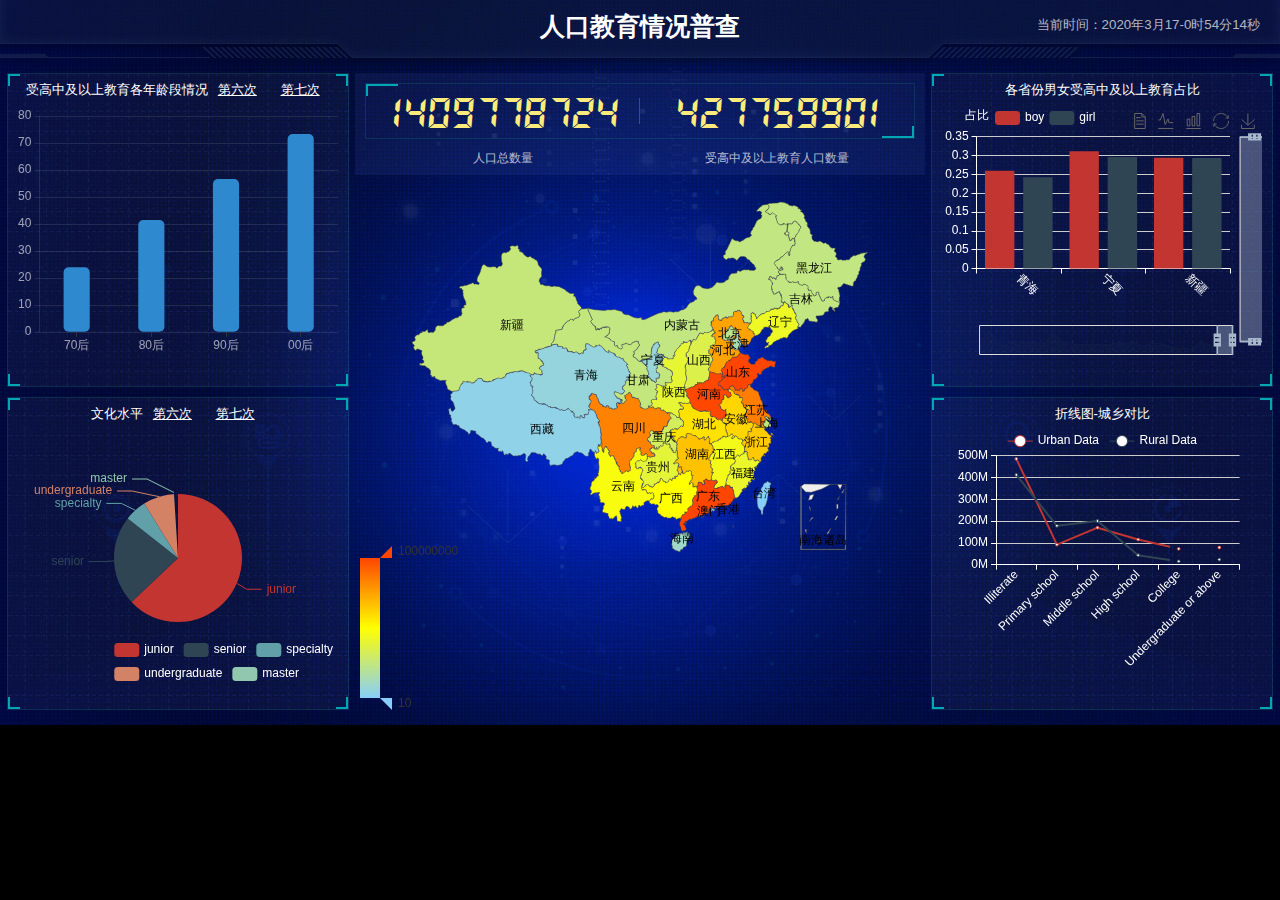
<file: index.html>
<!DOCTYPE html>
<html lang="en">
  <head>
    <meta charset="UTF-8" />
    <meta name="viewport" content="width=device-width, initial-scale=1.0" />
    <title>Document</title>
    <link rel="stylesheet" href="css/index.css" />
    <script src="js/d3.js"></script>
  </head>

  <body>
    <header>
      <h1>人口教育情况普查</h1>
      <div class="showTime">当前时间：2020年3月17-0时54分14秒</div>
      <script>
        var t = null;
        t = setTimeout(time, 1000); //開始运行
        function time() {
          clearTimeout(t); //清除定时器
          dt = new Date();
          var y = dt.getFullYear();
          var mt = dt.getMonth() + 1;
          var day = dt.getDate();
          var h = dt.getHours(); //获取时
          var m = dt.getMinutes(); //获取分
          var s = dt.getSeconds(); //获取秒
          document.querySelector(".showTime").innerHTML =
            "当前时间：" +
            y +
            "年" +
            mt +
            "月" +
            day +
            "-" +
            h +
            "时" +
            m +
            "分" +
            s +
            "秒";
          t = setTimeout(time, 1000); //设定定时器，循环运行
        }
        
      </script>
    </header>
    <section class="mainbox">
      <div class="column">
        <div class="panel bar1">
          <h2>
            受高中及以上教育各年龄段情况<a href="javascript:;">第六次</a>
            <a href="javacript:;">第七次</a>
          </h2>
          <div class="chart"></div>
          <div class="panel-footer"></div>
        </div>
        <div class="panel pie1">
          <h2>文化水平<a href="javascript:;">第六次</a>
            <a href="javacript:;">第七次</a>
          </h2>
          <div class="chart"></div>
          <div class="panel-footer"></div>
        </div>
      </div>
      <div class="column">
        <div class="no">
          <div class="no-hd">
            <ul>
              <li>1409778724</li>
              <li>427759901</li>
            </ul>
          </div>
          <div class="no-bd">
            <ul>
              <li>人口总数量</li>
              <li>受高中及以上教育人口数量</li>
            </ul>
          </div>
        </div>
        <div class="map">
          <div class="chart"></div>
          <div class="map1"></div>
          <div class="map2"></div>
          <div class="map3"></div>
        </div>
      </div>
      <div class="column">
        <div class="panel bar2">
          <h2>各省份男女受高中及以上教育占比</h2>
          <div class="chart" id="bar2"></div>
          <div class="panel-footer"></div>
        </div>
        <div class="panel line1">
          <h2>折线图-城乡对比</h2>
          <div class="chart" id="uvrline"></div>
          <div class="panel-footer"></div>
        </div>
       
      </div>
    </section>
    
    <script src="js/flexible.js"></script>
    <script src="js/jquery.js"></script>
    <script src="js/echarts.js"></script>
    <script src="js/index.js"></script>
    <script src="js/china.js"></script>
    <script src="js/myMap.js"></script>
    <script src="js/UrbanVsRuralLine.js"></script>
    <script src="js/bar.js"></script>
  </body>
</html>
</file>
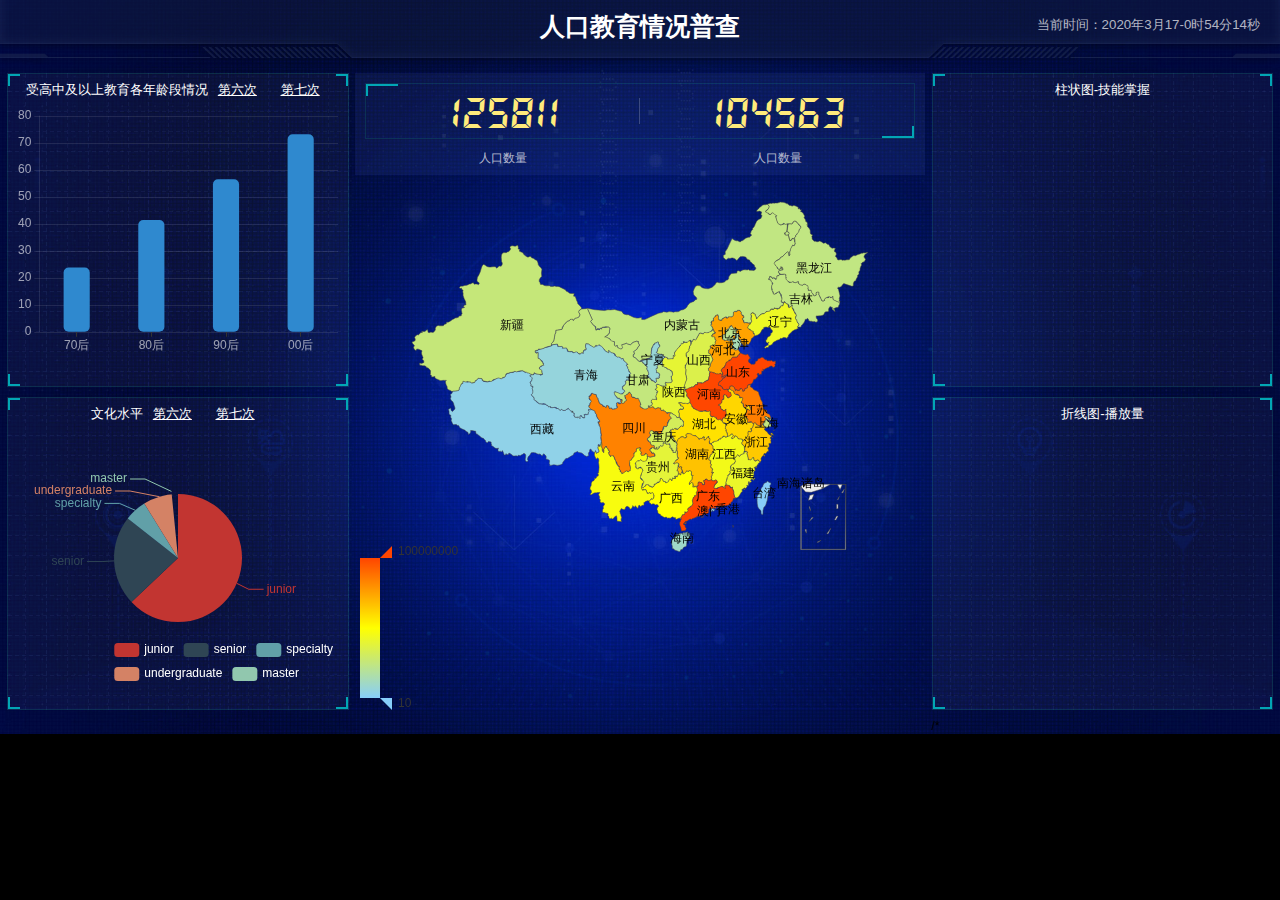
<file: 四图的.html>
<!DOCTYPE html>
<html lang="en">
  <head>
    <meta charset="UTF-8" />
    <meta name="viewport" content="width=device-width, initial-scale=1.0" />
    <title>Document</title>
    <link rel="stylesheet" href="css/index.css" />
  </head>

  <body>
    <header>
      <h1>人口教育情况普查</h1>
      <div class="showTime">当前时间：2020年3月17-0时54分14秒</div>
      <script>
        var t = null;
        t = setTimeout(time, 1000); //開始运行
        function time() {
          clearTimeout(t); //清除定时器
          dt = new Date();
          var y = dt.getFullYear();
          var mt = dt.getMonth() + 1;
          var day = dt.getDate();
          var h = dt.getHours(); //获取时
          var m = dt.getMinutes(); //获取分
          var s = dt.getSeconds(); //获取秒
          document.querySelector(".showTime").innerHTML =
            "当前时间：" +
            y +
            "年" +
            mt +
            "月" +
            day +
            "-" +
            h +
            "时" +
            m +
            "分" +
            s +
            "秒";
          t = setTimeout(time, 1000); //设定定时器，循环运行
        }
        
      </script>
    </header>
    <section class="mainbox">
      <div class="column">
        <div class="panel bar1">
          <h2>
            受高中及以上教育各年龄段情况<a href="javascript:;">第六次</a>
            <a href="javacript:;">第七次</a>
          </h2>
          <div class="chart"></div>
          <div class="panel-footer"></div>
        </div>
        <div class="panel pie1">
          <h2>文化水平<a href="javascript:;">第六次</a>
            <a href="javacript:;">第七次</a>
          </h2>
          <div class="chart"></div>
          <div class="panel-footer"></div>
        </div>
      </div>
      <div class="column">
        <div class="no">
          <div class="no-hd">
            <ul>
              <li>125811</li>
              <li>104563</li>
            </ul>
          </div>
          <div class="no-bd">
            <ul>
              <li>人口数量</li>
              <li>人口数量</li>
            </ul>
          </div>
        </div>
        <div class="map">
          <div class="chart"></div>
          <div class="map1"></div>
          <div class="map2"></div>
          <div class="map3"></div>
        </div>
      </div>
      <div class="column">
        <div class="panel scatter">
          <h2>柱状图-技能掌握</h2>
          <div class="chart"></div>
          <div class="panel-footer"></div>
        </div>
        <div class="panel line1">
          <h2>折线图-播放量</h2>
          <div class="chart"></div>
          <div class="panel-footer"></div>
        </div>
       /*
      </div>
    </section>
    <script src="js/flexible.js"></script>
    <script src="js/jquery.js"></script>
    <script src="js/echarts.min.js"></script>
    <script src="js/index.js"></script>
    <script src="js/china.js"></script>
    <script src="js/myMap.js"></script>
  </body>
</html>
</file>
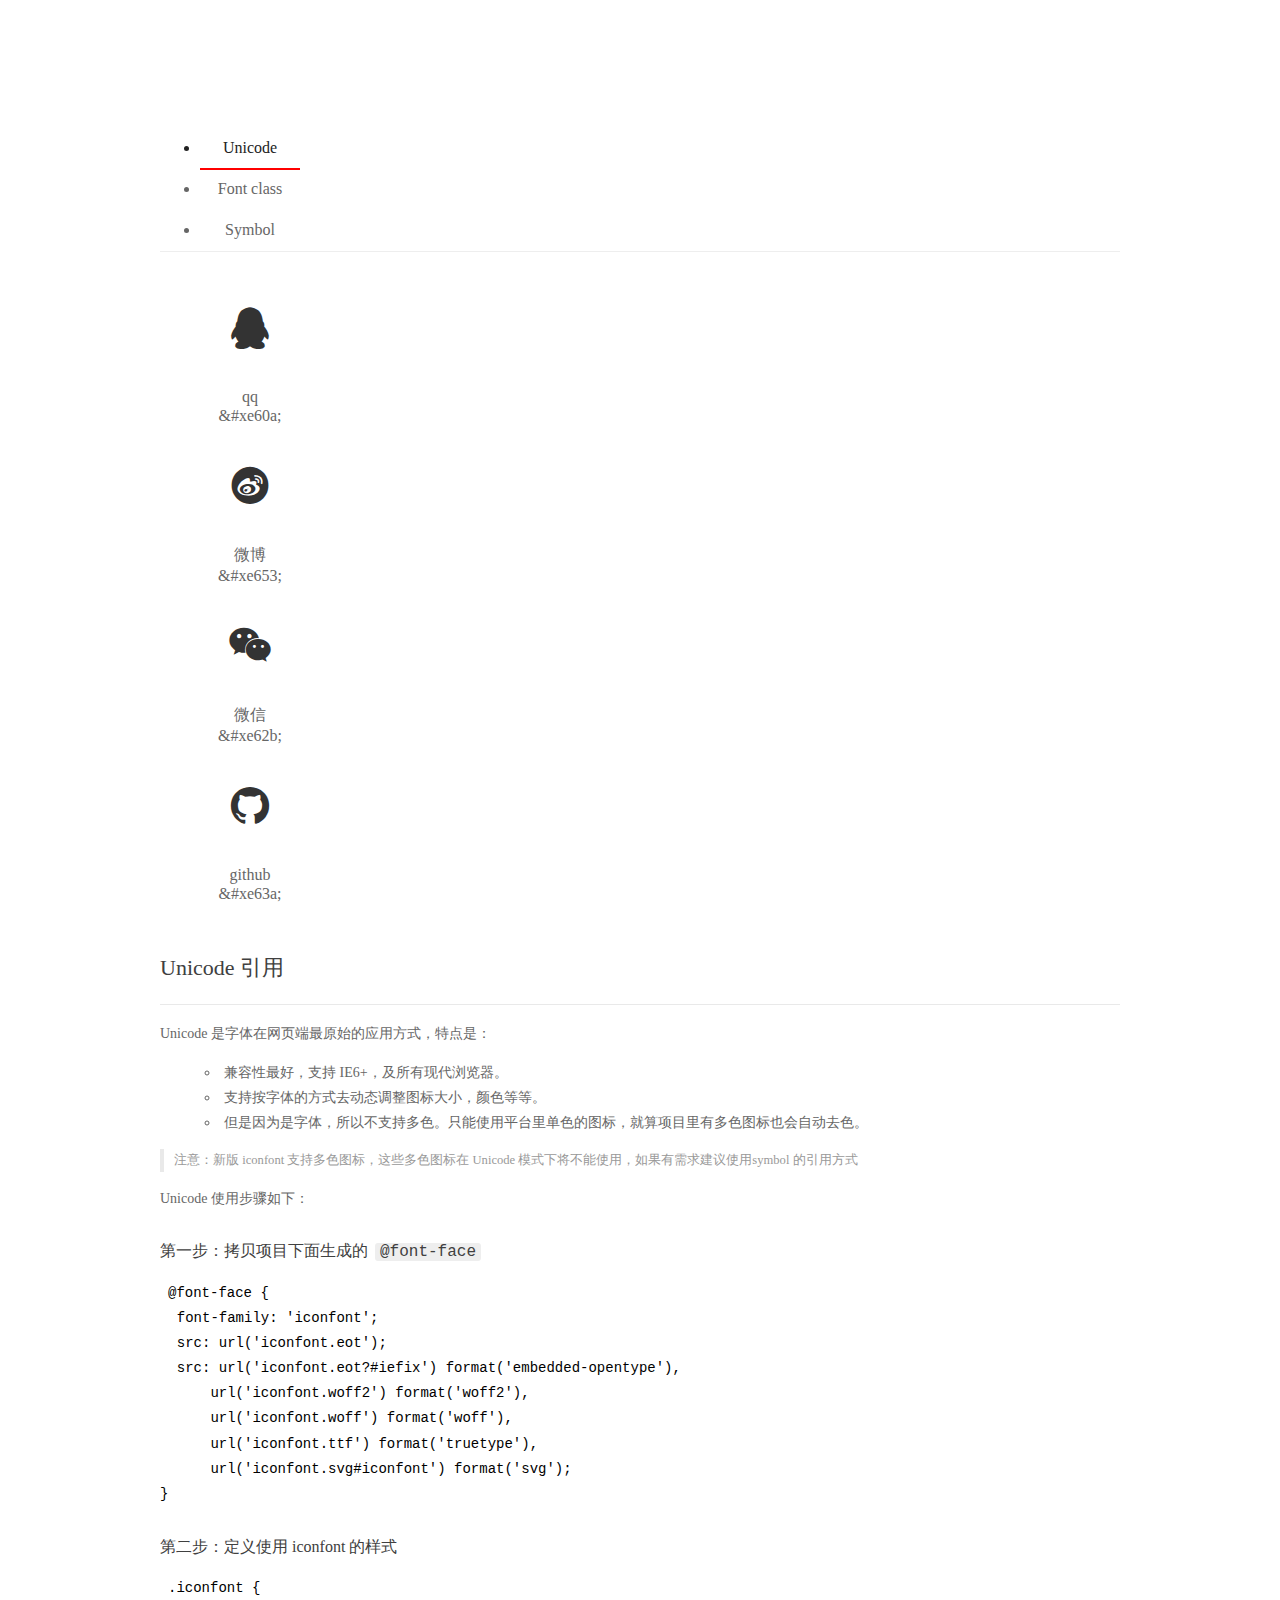
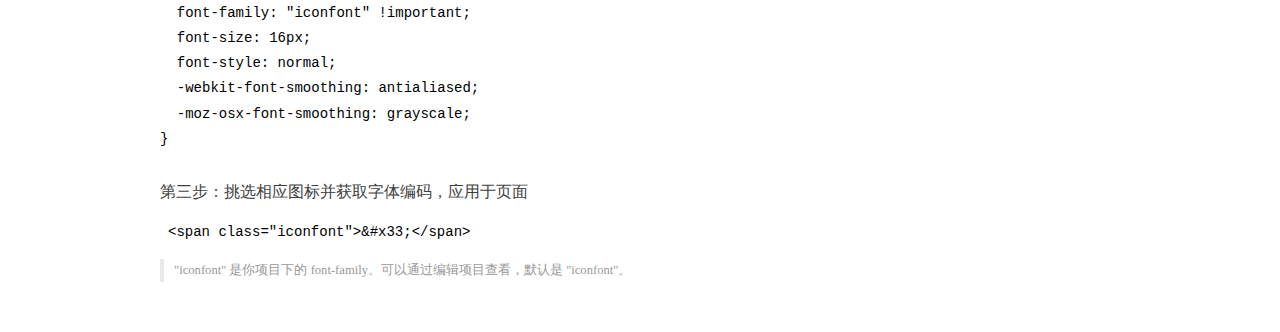
<file: assets/iconfont/demo_index.html>
<!DOCTYPE html>
<html>
<head>
  <meta charset="utf-8"/>
  <title>IconFont Demo</title>
  <link rel="shortcut icon" href="https://gtms04.alicdn.com/tps/i4/TB1_oz6GVXXXXaFXpXXJDFnIXXX-64-64.ico" type="image/x-icon"/>
  <link rel="stylesheet" href="https://g.alicdn.com/thx/cube/1.3.2/cube.min.css">
  <link rel="stylesheet" href="demo.css">
  <link rel="stylesheet" href="iconfont.css">
  <script src="iconfont.js"></script>
  <!-- jQuery -->
  <script src="https://a1.alicdn.com/oss/uploads/2018/12/26/7bfddb60-08e8-11e9-9b04-53e73bb6408b.js"></script>
  <!-- 代码高亮 -->
  <script src="https://a1.alicdn.com/oss/uploads/2018/12/26/a3f714d0-08e6-11e9-8a15-ebf944d7534c.js"></script>
</head>
<body>
  <div class="main">
    <h1 class="logo"><a href="https://www.iconfont.cn/" title="iconfont 首页" target="_blank">&#xe86b;</a></h1>
    <div class="nav-tabs">
      <ul id="tabs" class="dib-box">
        <li class="dib active"><span>Unicode</span></li>
        <li class="dib"><span>Font class</span></li>
        <li class="dib"><span>Symbol</span></li>
      </ul>
      
    </div>
    <div class="tab-container">
      <div class="content unicode" style="display: block;">
          <ul class="icon_lists dib-box">
          
            <li class="dib">
              <span class="icon iconfont">&#xe60a;</span>
                <div class="name">qq</div>
                <div class="code-name">&amp;#xe60a;</div>
              </li>
          
            <li class="dib">
              <span class="icon iconfont">&#xe653;</span>
                <div class="name">微博</div>
                <div class="code-name">&amp;#xe653;</div>
              </li>
          
            <li class="dib">
              <span class="icon iconfont">&#xe62b;</span>
                <div class="name">微信</div>
                <div class="code-name">&amp;#xe62b;</div>
              </li>
          
            <li class="dib">
              <span class="icon iconfont">&#xe63a;</span>
                <div class="name">github</div>
                <div class="code-name">&amp;#xe63a;</div>
              </li>
          
          </ul>
          <div class="article markdown">
          <h2 id="unicode-">Unicode 引用</h2>
          <hr>

          <p>Unicode 是字体在网页端最原始的应用方式，特点是：</p>
          <ul>
            <li>兼容性最好，支持 IE6+，及所有现代浏览器。</li>
            <li>支持按字体的方式去动态调整图标大小，颜色等等。</li>
            <li>但是因为是字体，所以不支持多色。只能使用平台里单色的图标，就算项目里有多色图标也会自动去色。</li>
          </ul>
          <blockquote>
            <p>注意：新版 iconfont 支持多色图标，这些多色图标在 Unicode 模式下将不能使用，如果有需求建议使用symbol 的引用方式</p>
          </blockquote>
          <p>Unicode 使用步骤如下：</p>
          <h3 id="-font-face">第一步：拷贝项目下面生成的 <code>@font-face</code></h3>
<pre><code class="language-css"
>@font-face {
  font-family: 'iconfont';
  src: url('iconfont.eot');
  src: url('iconfont.eot?#iefix') format('embedded-opentype'),
      url('iconfont.woff2') format('woff2'),
      url('iconfont.woff') format('woff'),
      url('iconfont.ttf') format('truetype'),
      url('iconfont.svg#iconfont') format('svg');
}
</code></pre>
          <h3 id="-iconfont-">第二步：定义使用 iconfont 的样式</h3>
<pre><code class="language-css"
>.iconfont {
  font-family: "iconfont" !important;
  font-size: 16px;
  font-style: normal;
  -webkit-font-smoothing: antialiased;
  -moz-osx-font-smoothing: grayscale;
}
</code></pre>
          <h3 id="-">第三步：挑选相应图标并获取字体编码，应用于页面</h3>
<pre>
<code class="language-html"
>&lt;span class="iconfont"&gt;&amp;#x33;&lt;/span&gt;
</code></pre>
          <blockquote>
            <p>"iconfont" 是你项目下的 font-family。可以通过编辑项目查看，默认是 "iconfont"。</p>
          </blockquote>
          </div>
      </div>
      <div class="content font-class">
        <ul class="icon_lists dib-box">
          
          <li class="dib">
            <span class="icon iconfont icon-qq"></span>
            <div class="name">
              qq
            </div>
            <div class="code-name">.icon-qq
            </div>
          </li>
          
          <li class="dib">
            <span class="icon iconfont icon-weibo-copy"></span>
            <div class="name">
              微博
            </div>
            <div class="code-name">.icon-weibo-copy
            </div>
          </li>
          
          <li class="dib">
            <span class="icon iconfont icon-weixin"></span>
            <div class="name">
              微信
            </div>
            <div class="code-name">.icon-weixin
            </div>
          </li>
          
          <li class="dib">
            <span class="icon iconfont icon-github"></span>
            <div class="name">
              github
            </div>
            <div class="code-name">.icon-github
            </div>
          </li>
          
        </ul>
        <div class="article markdown">
        <h2 id="font-class-">font-class 引用</h2>
        <hr>

        <p>font-class 是 Unicode 使用方式的一种变种，主要是解决 Unicode 书写不直观，语意不明确的问题。</p>
        <p>与 Unicode 使用方式相比，具有如下特点：</p>
        <ul>
          <li>兼容性良好，支持 IE8+，及所有现代浏览器。</li>
          <li>相比于 Unicode 语意明确，书写更直观。可以很容易分辨这个 icon 是什么。</li>
          <li>因为使用 class 来定义图标，所以当要替换图标时，只需要修改 class 里面的 Unicode 引用。</li>
          <li>不过因为本质上还是使用的字体，所以多色图标还是不支持的。</li>
        </ul>
        <p>使用步骤如下：</p>
        <h3 id="-fontclass-">第一步：引入项目下面生成的 fontclass 代码：</h3>
<pre><code class="language-html">&lt;link rel="stylesheet" href="./iconfont.css"&gt;
</code></pre>
        <h3 id="-">第二步：挑选相应图标并获取类名，应用于页面：</h3>
<pre><code class="language-html">&lt;span class="iconfont icon-xxx"&gt;&lt;/span&gt;
</code></pre>
        <blockquote>
          <p>"
            iconfont" 是你项目下的 font-family。可以通过编辑项目查看，默认是 "iconfont"。</p>
        </blockquote>
      </div>
      </div>
      <div class="content symbol">
          <ul class="icon_lists dib-box">
          
            <li class="dib">
                <svg class="icon svg-icon" aria-hidden="true">
                  <use xlink:href="#icon-qq"></use>
                </svg>
                <div class="name">qq</div>
                <div class="code-name">#icon-qq</div>
            </li>
          
            <li class="dib">
                <svg class="icon svg-icon" aria-hidden="true">
                  <use xlink:href="#icon-weibo-copy"></use>
                </svg>
                <div class="name">微博</div>
                <div class="code-name">#icon-weibo-copy</div>
            </li>
          
            <li class="dib">
                <svg class="icon svg-icon" aria-hidden="true">
                  <use xlink:href="#icon-weixin"></use>
                </svg>
                <div class="name">微信</div>
                <div class="code-name">#icon-weixin</div>
            </li>
          
            <li class="dib">
                <svg class="icon svg-icon" aria-hidden="true">
                  <use xlink:href="#icon-github"></use>
                </svg>
                <div class="name">github</div>
                <div class="code-name">#icon-github</div>
            </li>
          
          </ul>
          <div class="article markdown">
          <h2 id="symbol-">Symbol 引用</h2>
          <hr>

          <p>这是一种全新的使用方式，应该说这才是未来的主流，也是平台目前推荐的用法。相关介绍可以参考这篇<a href="">文章</a>
            这种用法其实是做了一个 SVG 的集合，与另外两种相比具有如下特点：</p>
          <ul>
            <li>支持多色图标了，不再受单色限制。</li>
            <li>通过一些技巧，支持像字体那样，通过 <code>font-size</code>, <code>color</code> 来调整样式。</li>
            <li>兼容性较差，支持 IE9+，及现代浏览器。</li>
            <li>浏览器渲染 SVG 的性能一般，还不如 png。</li>
          </ul>
          <p>使用步骤如下：</p>
          <h3 id="-symbol-">第一步：引入项目下面生成的 symbol 代码：</h3>
<pre><code class="language-html">&lt;script src="./iconfont.js"&gt;&lt;/script&gt;
</code></pre>
          <h3 id="-css-">第二步：加入通用 CSS 代码（引入一次就行）：</h3>
<pre><code class="language-html">&lt;style&gt;
.icon {
  width: 1em;
  height: 1em;
  vertical-align: -0.15em;
  fill: currentColor;
  overflow: hidden;
}
&lt;/style&gt;
</code></pre>
          <h3 id="-">第三步：挑选相应图标并获取类名，应用于页面：</h3>
<pre><code class="language-html">&lt;svg class="icon" aria-hidden="true"&gt;
  &lt;use xlink:href="#icon-xxx"&gt;&lt;/use&gt;
&lt;/svg&gt;
</code></pre>
          </div>
      </div>

    </div>
  </div>
  <script>
  $(document).ready(function () {
      $('.tab-container .content:first').show()

      $('#tabs li').click(function (e) {
        var tabContent = $('.tab-container .content')
        var index = $(this).index()

        if ($(this).hasClass('active')) {
          return
        } else {
          $('#tabs li').removeClass('active')
          $(this).addClass('active')

          tabContent.hide().eq(index).fadeIn()
        }
      })
    })
  </script>
</body>
</html>
</file>
<file: css/index.css>
* {
  margin: 0;
  padding: 0;
  box-sizing: border-box;
}
li {
  list-style: none;
}
@font-face {
  font-family: electronicFont;
  src: url(../font/DS-DIGIT.TTF);
}
body {
  font-family: Arial, Helvetica, sans-serif;
  margin: 0;
  padding: 0;
  /*  背景图定位 / 背景图尺寸  cover 完全铺满容器  contain 完整显示在容器内 */
  background: url(../images/bg.jpg) no-repeat #000;
  background-size: cover;         
  /* 行高是字体1.15倍 */
  line-height: 1.15;
}
header {
  position: relative;
  height: 1.25rem;
  background: url(../images/head_bg.png) no-repeat top center;
  background-size: 100% 100%;
}
/*字符大标题*/
header h1 {  
  font-size: 0.475rem;
  color: #fff;
  text-align: center;
  line-height: 1rem;
}
/*时间字符显示*/
header .showTime {
  position: absolute;
  top: 0;
  right: 0.375rem;
  line-height: 0.9375rem;
  font-size: 0.25rem;
  color: rgba(255, 255, 255, 0.7);
}
/*整个页面大小布局*/
.mainbox {
  min-width: 1024px;
  max-width: 1920px;
  padding: 0.125rem 0.125rem 0;
  display: flex;
}
/*中间与旁边比例布局*/
.mainbox .column {
  flex: 3;
}
.mainbox .column:nth-child(2) {
  flex: 5;
  margin: 0 0.125rem 0.1875rem;
  overflow: hidden;
}
/*改旁边两路高度*/
.panel {
  position: relative;
  height: 5.875rem;
  border: 1px solid rgba(25, 186, 139, 0.17);
  background: rgba(255, 255, 255, 0.04) url(../images/line\(1\).png);
  padding: 0 0.1875rem 0.5rem;
  margin-bottom: 0.1875rem;
}
/*改四个角的宽度颜色 但是我们不用改*/
.panel::before {
  position: absolute;
  top: 0;
  left: 0;
  content: "";
  width: 10px;
  height: 10px;
  border-top: 2px solid #02a6b5;
  border-left: 2px solid #02a6b5;
}
.panel::after {
  position: absolute;
  top: 0;
  right: 0;
  content: "";
  width: 10px;
  height: 10px;
  border-top: 2px solid #02a6b5;
  border-right: 2px solid #02a6b5;
}
/*不知道这是改什么 没有变化*/
.panel .panel-footer {
  position: absolute;
  left: 0;
  bottom: 0;
  width: 100%;
}
/*改四个角 和上面一样*/
.panel .panel-footer::before {
  position: absolute;
  bottom: 0;
  left: 0;
  content: "";
  width: 10px;
  height: 10px;
  border-bottom: 2px solid #02a6b5;
  border-left: 2px solid #02a6b5;
}
.panel .panel-footer::after {
  position: absolute;
  bottom: 0;
  right: 0;
  content: "";
  width: 10px;
  height: 10px;
  border-bottom: 2px solid #02a6b5;
  border-right: 2px solid #02a6b5;
}
/*改小格子里面的小标题*/
.panel h2 {
  height: 0.6rem;
  line-height: 0.6rem;
  text-align: center;
  color: #fff;
  font-size: 0.25rem;
  font-weight: 400;
}
/*改小标题旁边的小小标题（第六次 第七次）*/
.panel h2 a {
  margin: 0 0.1875rem;
  color: #fff;
  text-decoration: underline;
}
/*改小格子里面图形的高度*/
.panel .chart {
  height: 4.8rem;
}
/*改中间上面数字标题的隐形背景高度和宽度*/
.no {
  background: rgba(101, 132, 226, 0.1);
  padding: 0.1875rem;
}
.no .no-hd {
  position: relative;
  border: 1px solid rgba(25, 186, 139, 0.17);
}
/*顶部框四个角*/
.no .no-hd::before {
  content: "";
  position: absolute;
  width: 30px;
  height: 10px;
  border-top: 2px solid #02a6b5;
  border-left: 2px solid #02a6b5;
  top: 0;
  left: 0;
}
.no .no-hd::after {
  content: "";
  position: absolute;
  width: 30px;
  height: 10px;
  border-bottom: 2px solid #02a6b5;
  border-right: 2px solid #02a6b5;
  right: 0;
  bottom: 0;
}
.no .no-hd ul {
  display: flex;
}
/*数字与边框的高度宽度*/
.no .no-hd ul li {
  position: relative;
  flex: 1;
  text-align: center;
  height: 1rem;
  line-height: 1rem;
  font-size: 0.875rem;
  color: #ffeb7b;
  padding: 0.05rem 0;
  font-family: electronicFont;
  font-weight: bold;
}
.no .no-hd ul li:first-child::after {
  content: "";
  position: absolute;
  height: 50%;
  width: 1px;
  background: rgba(255, 255, 255, 0.2);
  right: 0;
  top: 25%;
}
.no .no-bd ul {
  display: flex;
}
.no .no-bd ul li {
  flex: 1;
  height: 0.5rem;
  line-height: 0.5rem;
  text-align: center;
  font-size: 0.225rem;
  color: rgba(255, 255, 255, 0.7);
  padding-top: 0.125rem;
}

.map {
  position: relative;
  height: 10.125rem;
}
.map .chart {
  position: absolute;
  top: 0;
  left: 0;
  z-index: 5;
  height: 10.125rem;
  width: 100%;
}
.map .map1,
.map .map2,
.map .map3 {
 /* position: absolute;
  top: 50%;
  left: 50%;
  transform: translate(-50%, -50%);
  width: 6.475rem;
  height: 6.475rem;
  background: url(../images/map.png) no-repeat;
  background-size: 100% 100%;
  opacity: 0.3;
}*/
/*.map .map2 {
  width: 8.0375rem;
  height: 8.0375rem;
  background-image: url(../images/lbx.png);
  opacity: 0.6;
  animation: rotate 15s linear infinite;
  z-index: 2;
}
.map .map3 {
  width: 7.075rem;
  height: 7.075rem;
  background-image: url(../images/jt.png);
  animation: rotate1 10s linear infinite;
}*/
@keyframes rotate {
  from {
    transform: translate(-50%, -50%) rotate(0deg);
  }
  to {
    transform: translate(-50%, -50%) rotate(360deg);
  }
}
@keyframes rotate1 {
  from {
    transform: translate(-50%, -50%) rotate(0deg);
  }
  to {
    transform: translate(-50%, -50%) rotate(-360deg);
  }
}
@media screen and (max-width: 1024px) {
  html {
    font-size: 42px !important;
  }
}
@media screen and (min-width: 1920) {
  html {
    font-size: 80px !important;
  }
}
}
</file>
<file: assets/iconfont/demo.css>
/* Logo 字体 */
@font-face {
  font-family: "iconfont logo";
  src: url('https://at.alicdn.com/t/font_985780_km7mi63cihi.eot?t=1545807318834');
  src: url('https://at.alicdn.com/t/font_985780_km7mi63cihi.eot?t=1545807318834#iefix') format('embedded-opentype'),
    url('https://at.alicdn.com/t/font_985780_km7mi63cihi.woff?t=1545807318834') format('woff'),
    url('https://at.alicdn.com/t/font_985780_km7mi63cihi.ttf?t=1545807318834') format('truetype'),
    url('https://at.alicdn.com/t/font_985780_km7mi63cihi.svg?t=1545807318834#iconfont') format('svg');
}

.logo {
  font-family: "iconfont logo";
  font-size: 160px;
  font-style: normal;
  -webkit-font-smoothing: antialiased;
  -moz-osx-font-smoothing: grayscale;
}

/* tabs */
.nav-tabs {
  position: relative;
}

.nav-tabs .nav-more {
  position: absolute;
  right: 0;
  bottom: 0;
  height: 42px;
  line-height: 42px;
  color: #666;
}

#tabs {
  border-bottom: 1px solid #eee;
}

#tabs li {
  cursor: pointer;
  width: 100px;
  height: 40px;
  line-height: 40px;
  text-align: center;
  font-size: 16px;
  border-bottom: 2px solid transparent;
  position: relative;
  z-index: 1;
  margin-bottom: -1px;
  color: #666;
}


#tabs .active {
  border-bottom-color: #f00;
  color: #222;
}

.tab-container .content {
  display: none;
}

/* 页面布局 */
.main {
  padding: 30px 100px;
  width: 960px;
  margin: 0 auto;
}

.main .logo {
  color: #333;
  text-align: left;
  margin-bottom: 30px;
  line-height: 1;
  height: 110px;
  margin-top: -50px;
  overflow: hidden;
  *zoom: 1;
}

.main .logo a {
  font-size: 160px;
  color: #333;
}

.helps {
  margin-top: 40px;
}

.helps pre {
  padding: 20px;
  margin: 10px 0;
  border: solid 1px #e7e1cd;
  background-color: #fffdef;
  overflow: auto;
}

.icon_lists {
  width: 100% !important;
  overflow: hidden;
  *zoom: 1;
}

.icon_lists li {
  width: 100px;
  margin-bottom: 10px;
  margin-right: 20px;
  text-align: center;
  list-style: none !important;
  cursor: default;
}

.icon_lists li .code-name {
  line-height: 1.2;
}

.icon_lists .icon {
  display: block;
  height: 100px;
  line-height: 100px;
  font-size: 42px;
  margin: 10px auto;
  color: #333;
  -webkit-transition: font-size 0.25s linear, width 0.25s linear;
  -moz-transition: font-size 0.25s linear, width 0.25s linear;
  transition: font-size 0.25s linear, width 0.25s linear;
}

.icon_lists .icon:hover {
  font-size: 100px;
}

.icon_lists .svg-icon {
  /* 通过设置 font-size 来改变图标大小 */
  width: 1em;
  /* 图标和文字相邻时，垂直对齐 */
  vertical-align: -0.15em;
  /* 通过设置 color 来改变 SVG 的颜色/fill */
  fill: currentColor;
  /* path 和 stroke 溢出 viewBox 部分在 IE 下会显示
      normalize.css 中也包含这行 */
  overflow: hidden;
}

.icon_lists li .name,
.icon_lists li .code-name {
  color: #666;
}

/* markdown 样式 */
.markdown {
  color: #666;
  font-size: 14px;
  line-height: 1.8;
}

.highlight {
  line-height: 1.5;
}

.markdown img {
  vertical-align: middle;
  max-width: 100%;
}

.markdown h1 {
  color: #404040;
  font-weight: 500;
  line-height: 40px;
  margin-bottom: 24px;
}

.markdown h2,
.markdown h3,
.markdown h4,
.markdown h5,
.markdown h6 {
  color: #404040;
  margin: 1.6em 0 0.6em 0;
  font-weight: 500;
  clear: both;
}

.markdown h1 {
  font-size: 28px;
}

.markdown h2 {
  font-size: 22px;
}

.markdown h3 {
  font-size: 16px;
}

.markdown h4 {
  font-size: 14px;
}

.markdown h5 {
  font-size: 12px;
}

.markdown h6 {
  font-size: 12px;
}

.markdown hr {
  height: 1px;
  border: 0;
  background: #e9e9e9;
  margin: 16px 0;
  clear: both;
}

.markdown p {
  margin: 1em 0;
}

.markdown>p,
.markdown>blockquote,
.markdown>.highlight,
.markdown>ol,
.markdown>ul {
  width: 80%;
}

.markdown ul>li {
  list-style: circle;
}

.markdown>ul li,
.markdown blockquote ul>li {
  margin-left: 20px;
  padding-left: 4px;
}

.markdown>ul li p,
.markdown>ol li p {
  margin: 0.6em 0;
}

.markdown ol>li {
  list-style: decimal;
}

.markdown>ol li,
.markdown blockquote ol>li {
  margin-left: 20px;
  padding-left: 4px;
}

.markdown code {
  margin: 0 3px;
  padding: 0 5px;
  background: #eee;
  border-radius: 3px;
}

.markdown strong,
.markdown b {
  font-weight: 600;
}

.markdown>table {
  border-collapse: collapse;
  border-spacing: 0px;
  empty-cells: show;
  border: 1px solid #e9e9e9;
  width: 95%;
  margin-bottom: 24px;
}

.markdown>table th {
  white-space: nowrap;
  color: #333;
  font-weight: 600;
}

.markdown>table th,
.markdown>table td {
  border: 1px solid #e9e9e9;
  padding: 8px 16px;
  text-align: left;
}

.markdown>table th {
  background: #F7F7F7;
}

.markdown blockquote {
  font-size: 90%;
  color: #999;
  border-left: 4px solid #e9e9e9;
  padding-left: 0.8em;
  margin: 1em 0;
}

.markdown blockquote p {
  margin: 0;
}

.markdown .anchor {
  opacity: 0;
  transition: opacity 0.3s ease;
  margin-left: 8px;
}

.markdown .waiting {
  color: #ccc;
}

.markdown h1:hover .anchor,
.markdown h2:hover .anchor,
.markdown h3:hover .anchor,
.markdown h4:hover .anchor,
.markdown h5:hover .anchor,
.markdown h6:hover .anchor {
  opacity: 1;
  display: inline-block;
}

.markdown>br,
.markdown>p>br {
  clear: both;
}


.hljs {
  display: block;
  background: white;
  padding: 0.5em;
  color: #333333;
  overflow-x: auto;
}

.hljs-comment,
.hljs-meta {
  color: #969896;
}

.hljs-string,
.hljs-variable,
.hljs-template-variable,
.hljs-strong,
.hljs-emphasis,
.hljs-quote {
  color: #df5000;
}

.hljs-keyword,
.hljs-selector-tag,
.hljs-type {
  color: #a71d5d;
}

.hljs-literal,
.hljs-symbol,
.hljs-bullet,
.hljs-attribute {
  color: #0086b3;
}

.hljs-section,
.hljs-name {
  color: #63a35c;
}

.hljs-tag {
  color: #333333;
}

.hljs-title,
.hljs-attr,
.hljs-selector-id,
.hljs-selector-class,
.hljs-selector-attr,
.hljs-selector-pseudo {
  color: #795da3;
}

.hljs-addition {
  color: #55a532;
  background-color: #eaffea;
}

.hljs-deletion {
  color: #bd2c00;
  background-color: #ffecec;
}

.hljs-link {
  text-decoration: underline;
}

/* 代码高亮 */
/* PrismJS 1.15.0
https://prismjs.com/download.html#themes=prism&languages=markup+css+clike+javascript */
/**
 * prism.js default theme for JavaScript, CSS and HTML
 * Based on dabblet (http://dabblet.com)
 * @author Lea Verou
 */
code[class*="language-"],
pre[class*="language-"] {
  color: black;
  background: none;
  text-shadow: 0 1px white;
  font-family: Consolas, Monaco, 'Andale Mono', 'Ubuntu Mono', monospace;
  text-align: left;
  white-space: pre;
  word-spacing: normal;
  word-break: normal;
  word-wrap: normal;
  line-height: 1.5;

  -moz-tab-size: 4;
  -o-tab-size: 4;
  tab-size: 4;

  -webkit-hyphens: none;
  -moz-hyphens: none;
  -ms-hyphens: none;
  hyphens: none;
}

pre[class*="language-"]::-moz-selection,
pre[class*="language-"] ::-moz-selection,
code[class*="language-"]::-moz-selection,
code[class*="language-"] ::-moz-selection {
  text-shadow: none;
  background: #b3d4fc;
}

pre[class*="language-"]::selection,
pre[class*="language-"] ::selection,
code[class*="language-"]::selection,
code[class*="language-"] ::selection {
  text-shadow: none;
  background: #b3d4fc;
}

@media print {

  code[class*="language-"],
  pre[class*="language-"] {
    text-shadow: none;
  }
}

/* Code blocks */
pre[class*="language-"] {
  padding: 1em;
  margin: .5em 0;
  overflow: auto;
}

:not(pre)>code[class*="language-"],
pre[class*="language-"] {
  background: #f5f2f0;
}

/* Inline code */
:not(pre)>code[class*="language-"] {
  padding: .1em;
  border-radius: .3em;
  white-space: normal;
}

.token.comment,
.token.prolog,
.token.doctype,
.token.cdata {
  color: slategray;
}

.token.punctuation {
  color: #999;
}

.namespace {
  opacity: .7;
}

.token.property,
.token.tag,
.token.boolean,
.token.number,
.token.constant,
.token.symbol,
.token.deleted {
  color: #905;
}

.token.selector,
.token.attr-name,
.token.string,
.token.char,
.token.builtin,
.token.inserted {
  color: #690;
}

.token.operator,
.token.entity,
.token.url,
.language-css .token.string,
.style .token.string {
  color: #9a6e3a;
  background: hsla(0, 0%, 100%, .5);
}

.token.atrule,
.token.attr-value,
.token.keyword {
  color: #07a;
}

.token.function,
.token.class-name {
  color: #DD4A68;
}

.token.regex,
.token.important,
.token.variable {
  color: #e90;
}

.token.important,
.token.bold {
  font-weight: bold;
}

.token.italic {
  font-style: italic;
}

.token.entity {
  cursor: help;
}
</file>
<file: assets/iconfont/iconfont.css>
@font-face {font-family: "iconfont";
  src: url('iconfont.eot?t=1586686594169'); /* IE9 */
  src: url('iconfont.eot?t=1586686594169#iefix') format('embedded-opentype'), /* IE6-IE8 */
  url('[data-uri]') format('woff2'),
  url('iconfont.woff?t=1586686594169') format('woff'),
  url('iconfont.ttf?t=1586686594169') format('truetype'), /* chrome, firefox, opera, Safari, Android, iOS 4.2+ */
  url('iconfont.svg?t=1586686594169#iconfont') format('svg'); /* iOS 4.1- */
}

.iconfont {
  font-family: "iconfont" !important;
  font-size: 16px;
  font-style: normal;
  -webkit-font-smoothing: antialiased;
  -moz-osx-font-smoothing: grayscale;
}

.icon-qq:before {
  content: "\e60a";
}

.icon-weibo-copy:before {
  content: "\e653";
}

.icon-weixin:before {
  content: "\e62b";
}

.icon-github:before {
  content: "\e63a";
}
</file>
